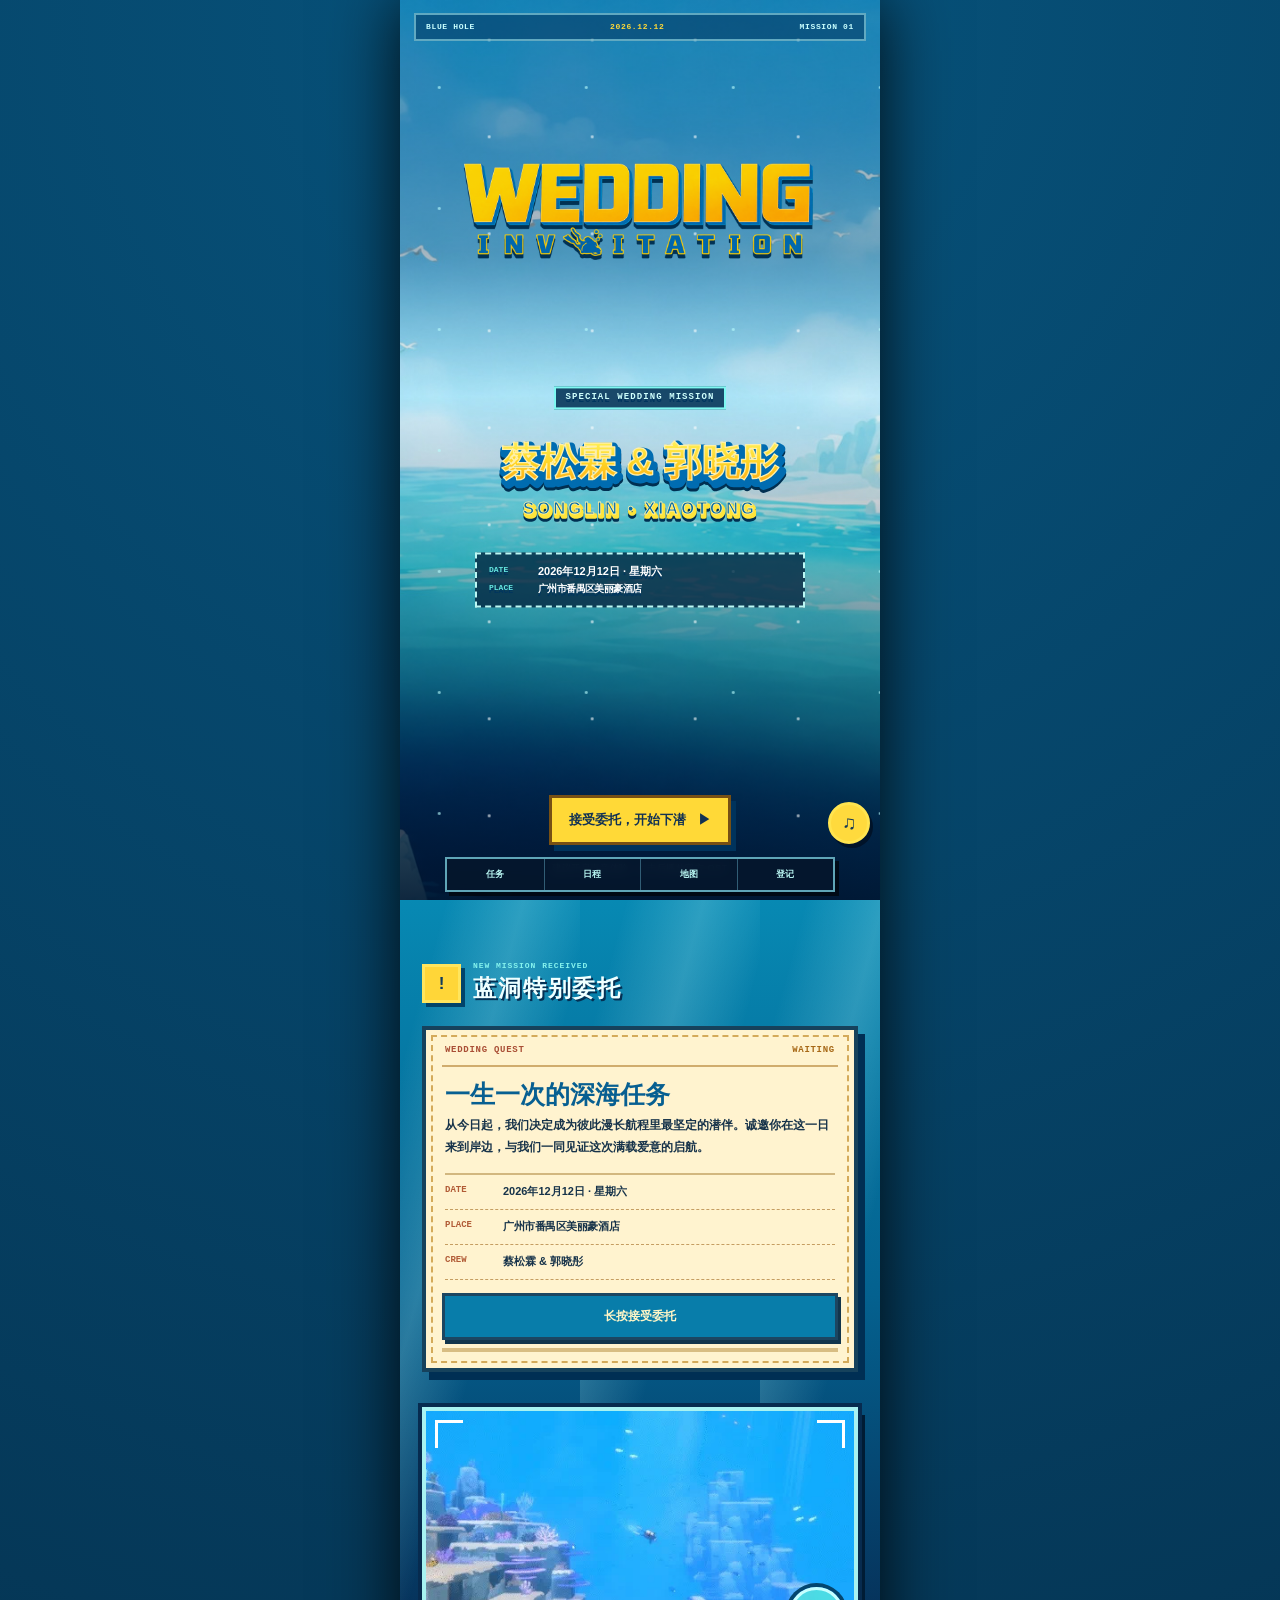
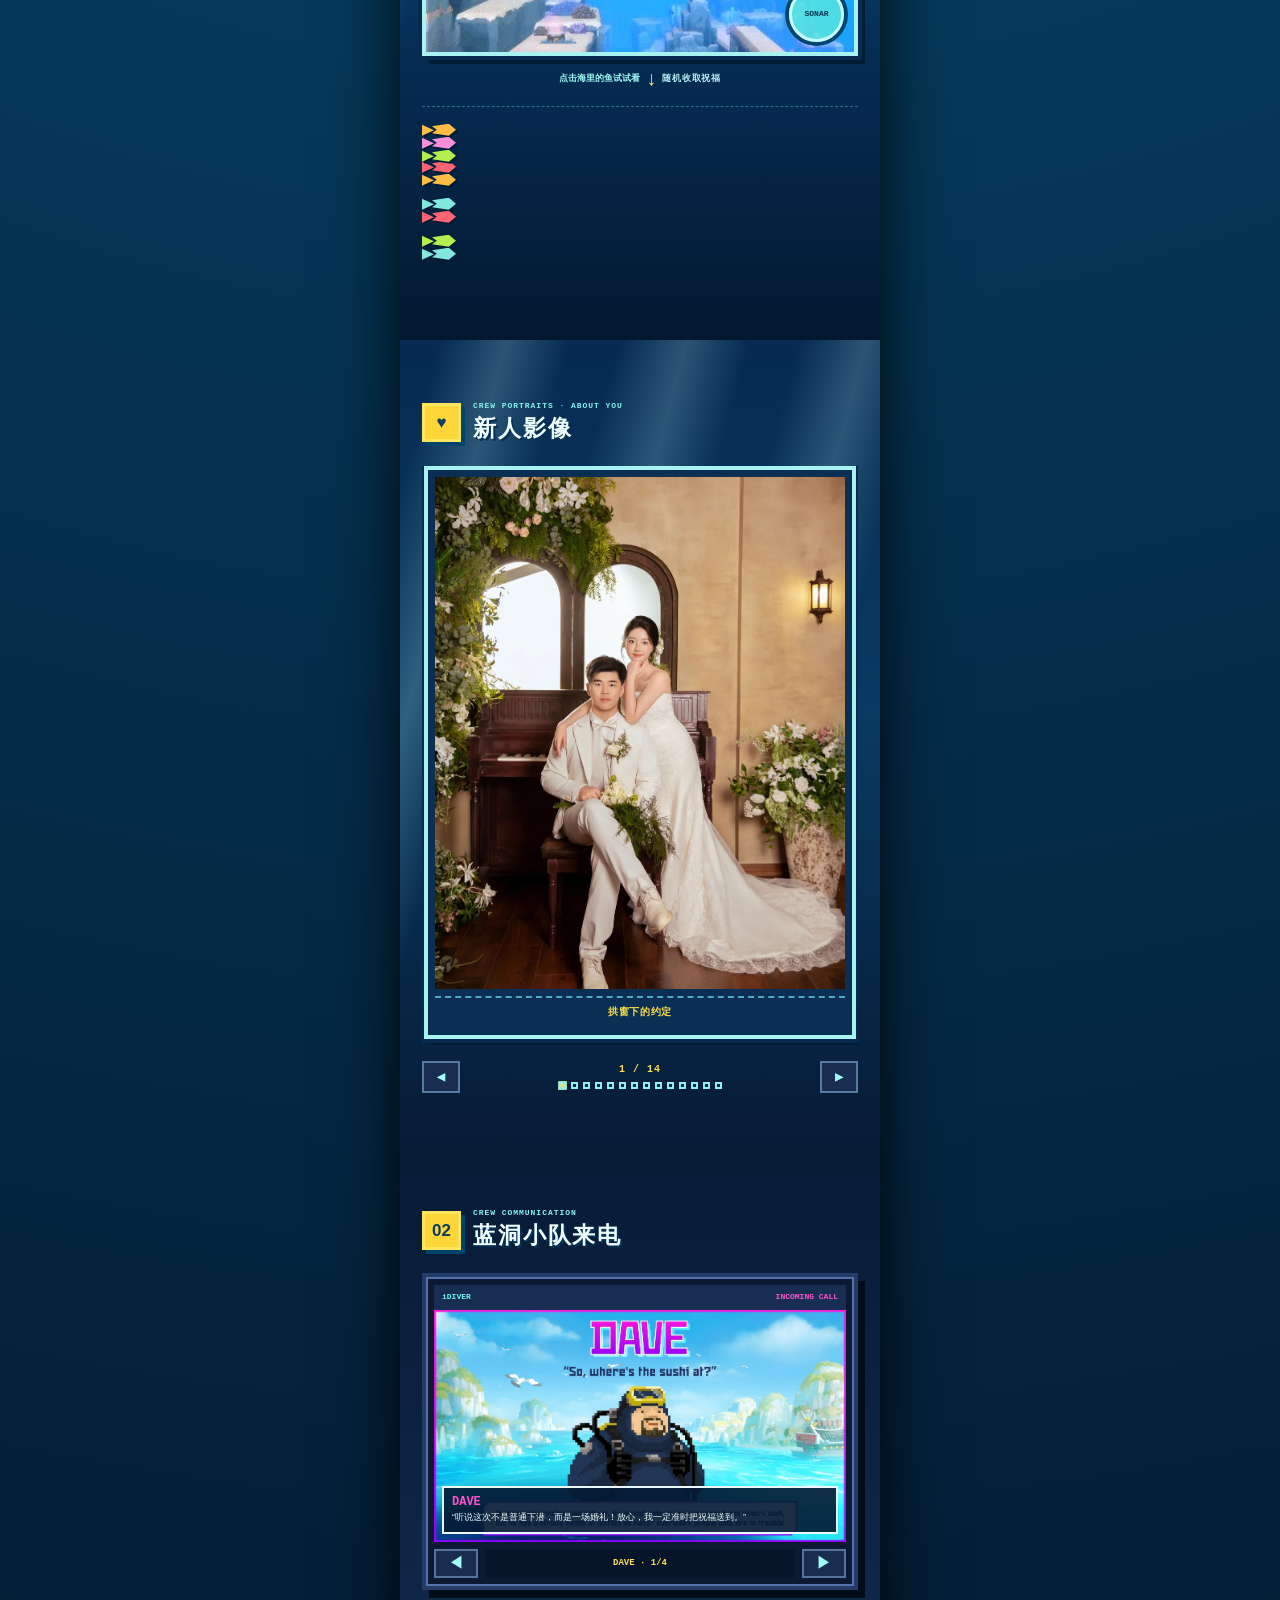
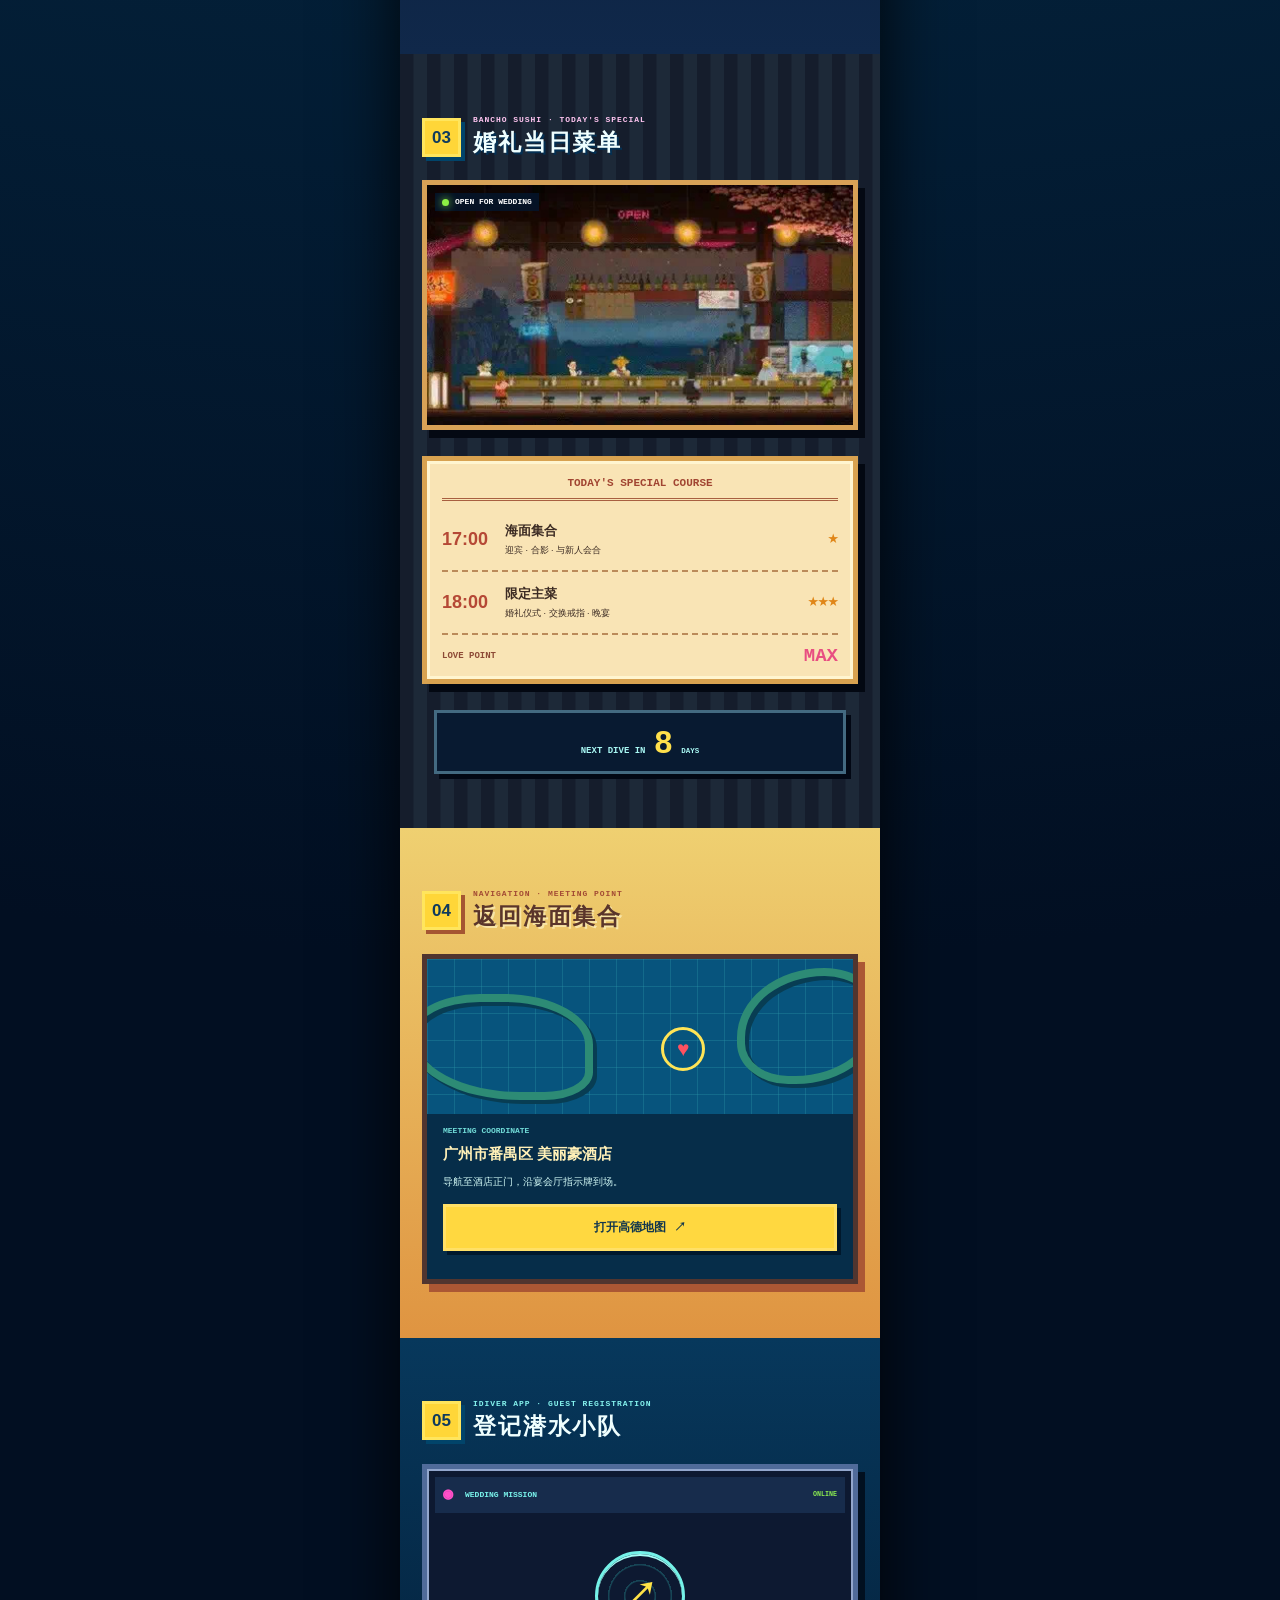
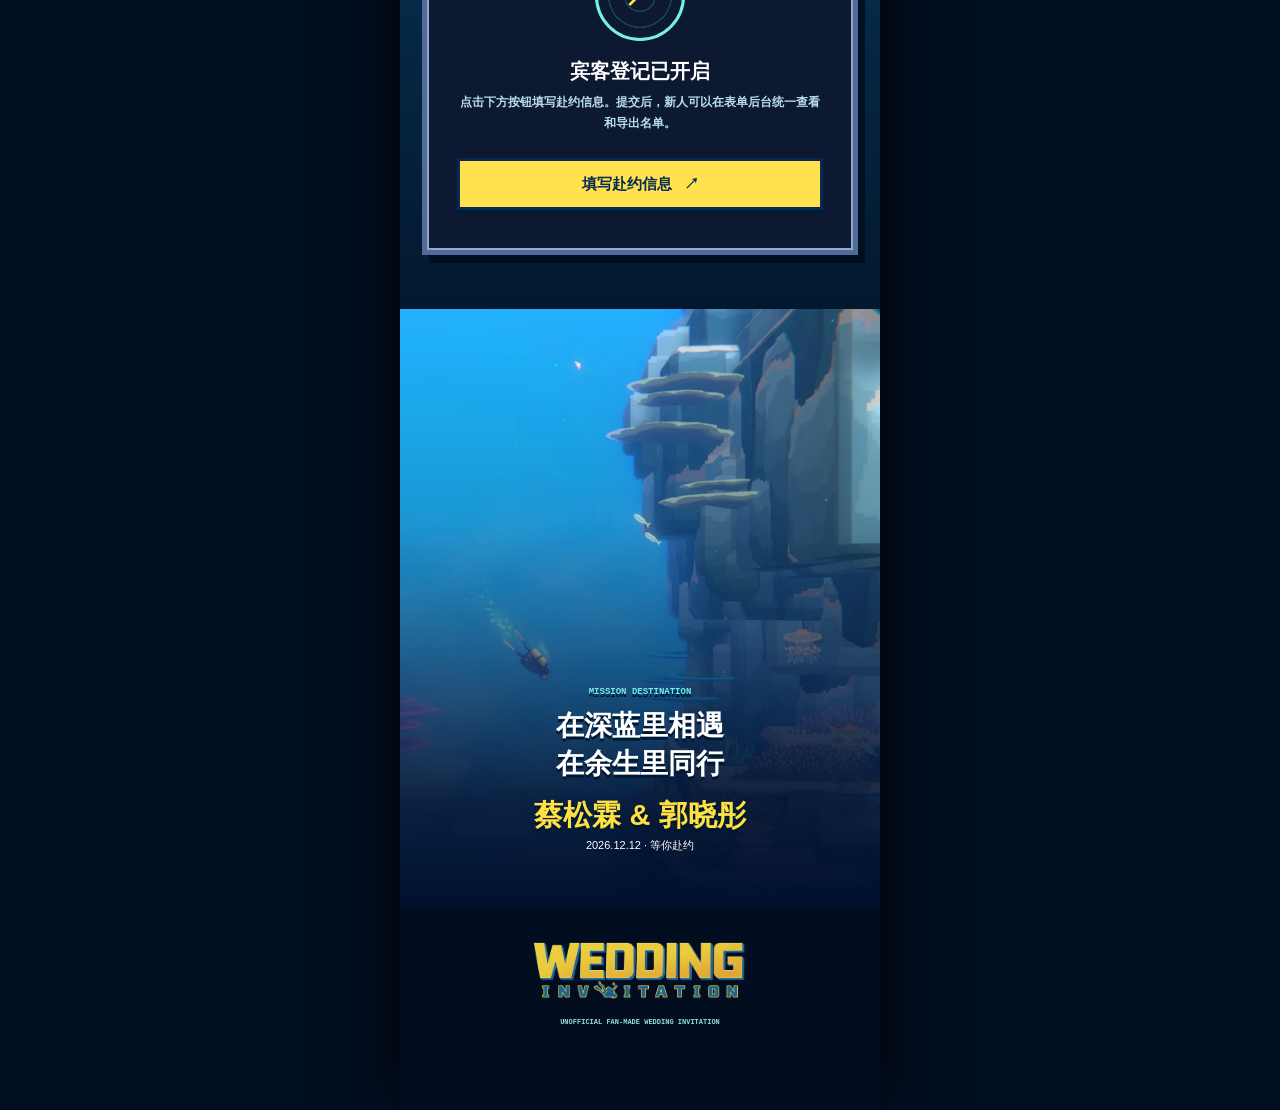
<file: index.html>
<!doctype html>
<html lang="zh-CN">
  <head>
    <meta charset="UTF-8" />
    <meta name="viewport" content="width=device-width, initial-scale=1.0, viewport-fit=cover" />
    <meta name="theme-color" content="#041a33" />
    <meta name="description" content="蓝洞特别委托：一份潜水冒险主题的互动婚礼邀请函。" />
    <meta property="og:type" content="website" />
    <meta property="og:title" content="BLUE HOLE WEDDING｜互动婚礼请柬" />
    <meta property="og:description" content="潜入蓝洞，接受一场关于爱与相聚的特别委托。" />
    <meta property="og:url" content="https://moyaakov.github.io/dave-diver-wedding-invitation/" />
    <meta property="og:image" content="https://moyaakov.github.io/dave-diver-wedding-invitation/assets/wedding-invitation-logo.png" />
    <meta property="og:image:alt" content="WEDDING INVITATION" />
    <meta name="twitter:card" content="summary_large_image" />
    <meta name="twitter:title" content="BLUE HOLE WEDDING｜互动婚礼请柬" />
    <meta name="twitter:description" content="潜入蓝洞，接受一场关于爱与相聚的特别委托。" />
    <meta name="twitter:image" content="https://moyaakov.github.io/dave-diver-wedding-invitation/assets/wedding-invitation-logo.png" />
    <title>BLUE HOLE WEDDING｜互动婚礼请柬</title>
    <link rel="canonical" href="https://moyaakov.github.io/dave-diver-wedding-invitation/" />
    <link rel="icon" type="image/png" href="./assets/wedding-invitation-logo.png" />
    <link rel="preload" as="image" href="./assets/dave-key-art-clean.jpg" fetchpriority="high" />
    <link rel="preload" as="image" href="./assets/wedding-invitation-logo.png" />
    <link rel="stylesheet" href="./style.css" />
    <script type="module" src="./app.js"></script>
  </head>
  <body>
    <main class="phone-shell">
      <section class="hero" id="top">
        <img class="hero-art" src="./assets/dave-key-art-clean.jpg" alt="蓝洞海面场景" fetchpriority="high" decoding="async" />
        <div class="hero-shade"></div><div class="surface-glitter" aria-hidden="true"></div>
        <div class="hero-hud"><span>BLUE HOLE</span><b>2026.12.12</b><span>MISSION 01</span></div>
        <div class="hero-brand"><img src="./assets/wedding-invitation-logo.png" alt="WEDDING INVITATION" width="1086" height="362" decoding="async" /></div>
        <div class="hero-copy">
          <p class="mission-code">SPECIAL WEDDING MISSION</p>
          <img class="hero-names" src="./assets/demo-wedding-names.svg" alt="蔡松霖与郭晓彤，Songlin 与 Xiaotong" />
          <div class="mission-ticket"><span>DATE</span><b>2026年12月12日 · 星期六</b><span>PLACE</span><b class="hero-venue">广州市番禺区美丽豪酒店</b></div>
        </div>
        <button class="dive-button" id="start-mission" type="button"><span>接受委托，开始下潜</span><b>▶</b></button>
        <p class="start-note">建议开启声音体验 · 点击后播放官方 OST</p>
      </section>

      <div class="game-hud" aria-hidden="true">
        <div class="depth"><small>DEPTH</small><b id="depth-value">0</b><span>M</span></div>
        <div class="oxygen"><span>O₂</span><i><b id="oxygen-fill"></b></i></div>
        <div class="caught"><span>🐟</span><b id="fish-count">0</b><small>/ 5</small></div>
      </div>

      <section class="underwater story-section" id="briefing">
        <div class="water-rays" aria-hidden="true"></div><div class="bubble-field" aria-hidden="true"></div>
        <header class="section-title reveal"><span>!</span><div><p>NEW MISSION RECEIVED</p><h2>蓝洞特别委托</h2></div></header>
        <article class="mission-card reveal">
          <div class="card-top"><span>WEDDING QUEST</span><b id="quest-status">WAITING</b></div>
          <h3>一生一次的深海任务</h3>
          <p>从今日起，我们决定成为彼此漫长航程里最坚定的潜伴。诚邀你在这一日来到岸边，与我们一同见证这次满载爱意的启航。</p>
          <dl><div><dt>DATE</dt><dd>2026年12月12日 · 星期六</dd></div><div><dt>PLACE</dt><dd class="venue-one-line">广州市番禺区美丽豪酒店</dd></div><div><dt>CREW</dt><dd>蔡松霖 & 郭晓彤</dd></div></dl>
          <button class="accept-button" id="accept-quest" type="button">长按接受委托</button><div class="hold-progress" aria-hidden="true"><i></i></div>
        </article>
        <div class="mission-complete" id="mission-complete" role="status" aria-live="polite"><b>MISSION ACCEPTED</b><span>赴约任务已加入清单</span></div>
        <div class="exploration-frame reveal">
          <img src="./assets/sea-exploration.jpg" decoding="async" alt="潜水员戴夫海底探索动画" /><div class="camera-corners" aria-hidden="true"></div>
          <button class="sonar-button" id="sonar-button" type="button" aria-label="释放声呐">SONAR</button><div class="sonar-field" aria-hidden="true"></div>
        </div>
        <p class="scene-caption reveal fish-caption">点击海里的鱼试试看 <b class="fish-arrow" aria-hidden="true">↓</b><small>随机收取祝福</small></p><div class="fish-field" id="fish-field" aria-label="可以捕捉的像素鱼"></div>
      </section>

      <section class="album-section story-section" id="album">
        <div class="water-rays" aria-hidden="true"></div>
        <header class="section-title reveal"><span>♥</span><div><p>CREW PORTRAITS · ABOUT YOU</p><h2>新人影像</h2></div></header>
        <div class="album-frame reveal">
          <div class="album-track" id="album-track" role="region" aria-label="新人照片，可左右滑动" tabindex="0">
            <figure class="album-slide" style="--photo-position:center 25%"><img src="./assets/couple-arch-lean.jpg" alt="蔡松霖与郭晓彤在双拱窗前相依的婚纱照" decoding="async" /><figcaption>拱窗下的约定</figcaption></figure>
            <figure class="album-slide" style="--photo-position:center 25%"><img src="./assets/couple-bouquet.jpg" alt="蔡松霖与郭晓彤手持捧花的室内合影" decoding="async" /><figcaption>花与绿意 · 与你同行</figcaption></figure>
            <figure class="album-slide" style="--photo-position:center 35%"><img src="./assets/couple-chapel.jpg" alt="蔡松霖与郭晓彤在白色教堂布景前的婚纱照" decoding="async" /><figcaption>白色教堂 · 一生一次</figcaption></figure>
            <figure class="album-slide" style="--photo-position:center 25%"><img src="./assets/couple-standing.jpg" alt="蔡松霖与郭晓彤并肩而立的婚纱照" decoding="async" /><figcaption>并肩 · 等你赴约</figcaption></figure>
            <figure class="album-slide" style="--photo-position:center 42%"><img src="./assets/couple-clocktower-far.jpg" alt="蔡松霖与郭晓彤牵手走过钟楼前的远景婚纱照" decoding="async" /><figcaption>钟楼前 · 牵手走过</figcaption></figure>
            <figure class="album-slide" style="--photo-position:center 35%"><img src="./assets/couple-clocktower.jpg" alt="蔡松霖与郭晓彤在钟楼建筑前的婚纱照" decoding="async" /><figcaption>钟楼前 · 定格此刻</figcaption></figure>
            <figure class="album-slide" style="--photo-position:center 25%"><img src="./assets/couple-arch-seated.jpg" alt="蔡松霖与郭晓彤坐在双拱窗长椅上的婚纱照" decoding="async" /><figcaption>长椅上的午后</figcaption></figure>
            <figure class="album-slide" style="--photo-position:center 25%"><img src="./assets/couple-play.jpg" alt="蔡松霖与郭晓彤互相指着的俏皮婚纱照" decoding="async" /><figcaption>一点俏皮 · 十分欢喜</figcaption></figure>
            <figure class="album-slide" style="--photo-position:center 38%"><img src="./assets/couple-cake-wide.jpg" alt="蔡松霖与郭晓彤在草坪上一起切蛋糕" decoding="async" /><figcaption>草坪上 · 甜度满格</figcaption></figure>
            <figure class="album-slide" style="--photo-position:center 35%"><img src="./assets/couple-cake-close.jpg" alt="蔡松霖与郭晓彤在草坪上切蛋糕的近景" decoding="async" /><figcaption>把这一刻分给你</figcaption></figure>
            <figure class="album-slide" style="--photo-position:center 40%"><img src="./assets/couple-curtain.jpg" alt="郭晓彤拖着长纱裙摆与蔡松霖的背影合影" decoding="async" /><figcaption>白纱漫过台阶</figcaption></figure>
            <figure class="album-slide" style="--photo-position:center 30%"><img src="./assets/bride-lawn.jpg" alt="郭晓彤在草坪上扬起头纱的婚纱照" decoding="async" /><figcaption>草坪上 · 风也祝福</figcaption></figure>
            <figure class="album-slide" style="--photo-position:center 32%"><img src="./assets/bride-fridge-back.jpg" alt="郭晓彤背对镜头望向满是鲜花的冰箱" decoding="async" /><figcaption>把欢喜藏进日常</figcaption></figure>
            <figure class="album-slide" style="--photo-position:center 30%"><img src="./assets/bride-fridge.jpg" alt="郭晓彤手持鲜花站在布满花的冰箱前" decoding="async" /><figcaption>花与灯光 · 都是心意</figcaption></figure>
          </div>
        </div>
        <div class="album-controls reveal">
          <button class="album-arrow album-prev" type="button" data-album="prev" aria-label="上一张照片">◀</button>
          <div><output id="album-index" aria-live="polite">1 / 14</output><div class="album-dots" id="album-dots" aria-hidden="true"></div></div>
          <button class="album-arrow album-next" type="button" data-album="next" aria-label="下一张照片">▶</button>
        </div>
      </section>

      <section class="crew-section story-section" id="crew">
        <header class="section-title reveal"><span>02</span><div><p>CREW COMMUNICATION</p><h2>蓝洞小队来电</h2></div></header>
        <div class="crew-phone reveal">
          <div class="phone-top"><span>iDIVER</span><b>INCOMING CALL</b></div>
          <div class="crew-slides" id="crew-slides">
            <article class="crew-slide is-active" data-name="DAVE"><img src="./assets/dave-character.jpg" decoding="async" alt="潜水员戴夫角色介绍" /><p><b>DAVE</b>“听说这次不是普通下潜，而是一场婚礼！放心，我一定准时把祝福送到。”</p></article>
            <article class="crew-slide" data-name="BANCHO"><img src="./assets/bancho.jpg" decoding="async" alt="班乔角色介绍" /><p><b>BANCHO</b>“真正重要的日子，值得一席认真准备的料理。今日菜单：幸福，无限供应。”</p></article>
            <article class="crew-slide" data-name="COBRA"><img src="./assets/cobra.jpg" decoding="async" alt="柯布拉角色介绍" /><p><b>COBRA</b>“船已备好，坐标已确认。12月12日，我们在番禺美丽豪酒店集合！”</p></article>
            <article class="crew-slide" data-name="BACON"><img src="./assets/bacon.jpg" decoding="async" alt="培根博士角色介绍" /><p><b>DR. BACON</b>“根据我的研究，这将是蓝洞幸福指数最高的一天。请务必亲自参与观察。”</p></article>
          </div>
          <div class="crew-controls"><button type="button" data-crew="prev" aria-label="上一位小队成员">◀</button><output id="crew-name">DAVE · 1/4</output><button type="button" data-crew="next" aria-label="下一位小队成员">▶</button></div>
        </div>
      </section>

      <section class="schedule-section story-section" id="schedule">
        <header class="section-title light reveal"><span>03</span><div><p>BANCHO SUSHI · TODAY'S SPECIAL</p><h2>婚礼当日菜单</h2></div></header>
        <div class="restaurant-screen reveal"><img src="./assets/sushi-service.jpg" decoding="async" alt="班乔寿司店营业动画" /><div class="restaurant-status"><i></i><span>OPEN FOR WEDDING</span></div></div>
        <div class="menu-board reveal">
          <p class="board-title">TODAY'S SPECIAL COURSE</p>
          <article><time>17:00</time><div><b>海面集合</b><span>迎宾 · 合影 · 与新人会合</span></div><strong>★</strong></article>
          <article><time>18:00</time><div><b>限定主菜</b><span>婚礼仪式 · 交换戒指 · 晚宴</span></div><strong>★★★</strong></article>
          <div class="menu-total"><span>LOVE POINT</span><b>MAX</b></div>
        </div>
        <div class="countdown-card reveal"><span>NEXT DIVE IN</span><b id="days-count">--</b><small>DAYS</small></div>
      </section>

      <section class="arrival story-section" id="arrival">
        <header class="section-title reveal"><span>04</span><div><p>NAVIGATION · MEETING POINT</p><h2>返回海面集合</h2></div></header>
        <article class="map-console reveal">
          <div class="map-grid" aria-hidden="true"></div><div class="map-pulse" aria-hidden="true"><i></i><b>♥</b></div>
          <p class="coordinate">MEETING COORDINATE</p><h3>广州市番禺区 美丽豪酒店</h3><p>导航至酒店正门，沿宴会厅指示牌到场。</p>
          <a href="https://uri.amap.com/search?keyword=%E7%BE%8E%E4%B8%BD%E8%B1%AA%E9%85%92%E5%BA%97%20%E7%95%AA%E7%A6%BA%E5%8C%BA%20%E5%B9%BF%E5%B7%9E" target="_blank" rel="noopener noreferrer">打开高德地图 <span>↗</span></a>
        </article>
      </section>

      <section class="rsvp-section story-section" id="rsvp">
        <header class="section-title reveal"><span>05</span><div><p>IDIVER APP · GUEST REGISTRATION</p><h2>登记潜水小队</h2></div></header>
        <div class="rsvp-phone reveal">
          <div class="app-bar"><span>◉</span><b>WEDDING MISSION</b><small>ONLINE</small></div>
          <form id="rsvp-form" novalidate>
            <p class="demo-notice">DEMO MODE · 登记内容只保存在当前浏览器，不会上传到服务器</p>
            <label><span>宾客姓名 <b>*</b></span><input name="guestName" maxlength="30" autocomplete="name" required placeholder="请输入姓名" /></label>
            <label><span>出席人数 <b>*</b></span><select name="partySize"><option value="1">1 人</option><option value="2">2 人</option><option value="3">3 人</option><option value="4">4 人</option><option value="5">5 人</option><option value="6">6 人</option></select></label>
            <fieldset id="accommodation-field"><legend>是否需要住宿 <b>*</b></legend><div class="choice-row"><label><input type="radio" name="needsAccommodation" value="no" checked /><span>不需要</span></label><label><input type="radio" name="needsAccommodation" value="yes" /><span>需要住宿</span></label></div></fieldset>
            <div class="date-fields" id="accommodation-dates" hidden><label><span>入住时间</span><input type="datetime-local" name="checkInAt" value="2030-09-30T14:00" /></label><label><span>退房时间</span><input type="datetime-local" name="checkOutAt" value="2030-10-01T12:00" /></label></div>
            <label><span>联系电话</span><input name="phone" maxlength="20" inputmode="tel" autocomplete="tel" placeholder="方便新人联系（选填）" /></label>
            <label><span>发送给新人的声呐留言</span><textarea name="message" maxlength="200" rows="4" placeholder="写一句祝福吧（选填）"></textarea><small><output id="message-count">0</output>/200</small></label>
            <p class="form-error" id="rsvp-error" role="alert" hidden></p><button class="submit-button" type="submit"><span>保存赴约信息</span><b>▶</b></button>
          </form>
          <div class="rsvp-success" id="rsvp-success" tabindex="-1" hidden><div class="success-radar"><i></i><b>✓</b></div><h3 id="rsvp-success-title">登记成功</h3><p id="rsvp-success-summary"></p><button id="rsvp-edit" type="button">修改登记信息</button></div>
          <div class="rsvp-external" id="rsvp-external" hidden><div class="success-radar"><i></i><b>↗</b></div><h3>宾客登记已开启</h3><p>点击下方按钮填写赴约信息。提交后，新人可以在表单后台统一查看和导出名单。</p><a id="rsvp-external-link" href="#" target="_blank" rel="noopener noreferrer">填写赴约信息 <span>↗</span></a></div>
        </div>
      </section>

      <section class="ending story-section"><img src="./assets/dave-dive-portrait.jpg" decoding="async" alt="蓝洞海底场景" /><div class="ending-copy reveal"><p>MISSION DESTINATION</p><h2>在深蓝里相遇<br />在余生里同行</h2><b>蔡松霖 & 郭晓彤</b><span>2026.12.12 · 等你赴约</span></div></section>
      <footer><img src="./assets/wedding-invitation-logo.png" alt="WEDDING INVITATION" width="1086" height="362" decoding="async" /><p>UNOFFICIAL FAN-MADE WEDDING INVITATION</p></footer>
    </main>

    <nav class="quick-nav" aria-label="快捷导航"><a href="#briefing">任务</a><a href="#schedule">日程</a><a href="#arrival">地图</a><a href="#rsvp">登记</a></nav>
    <div class="music-dock">
      <audio id="official-bgm" preload="none" loop playsinline src="https://audio-ssl.itunes.apple.com/itunes-assets/AudioPreview221/v4/81/7c/fc/817cfcb4-e07a-c9ee-21cc-2fe61ff00906/mzaf_12705664676681936623.plus.aac.p.m4a"></audio>
      <p id="music-hint">点击播放/关闭官方音乐</p><button id="music-toggle" type="button" aria-pressed="false" aria-label="播放官方背景音乐"><span>♫</span></button>
    </div>
  </body>
</html>
</file>
<file: style.css>
:root{--deep:#03162c;--navy:#062a4b;--sea:#027ba9;--cyan:#39e6e1;--yellow:#ffd937;--paper:#fff3cf;--pixel-shadow:4px 4px 0 #031a35}*{box-sizing:border-box}html{scroll-behavior:smooth;background:var(--deep)}body{margin:0;background:radial-gradient(circle at 50% 0,#07547d,#020f22 70%);color:#fff;font-family:"Arial Narrow","Microsoft YaHei",sans-serif;-webkit-font-smoothing:none}button,input,select,textarea{font:inherit}button,a{-webkit-tap-highlight-color:transparent}img{display:block;max-width:100%}.phone-shell{width:min(100%,480px);margin:auto;overflow:hidden;background:#063d66;box-shadow:0 0 65px #000d}.hero{position:relative;min-height:100svh;overflow:hidden;background:#087eba}.hero-art{position:absolute;inset:0;width:100%;height:100%;object-fit:cover}.hero-shade{position:absolute;inset:0;background:linear-gradient(#002c4d57 0 28%,#002d4d05 44%,#00152eea 100%)}.surface-glitter{position:absolute;inset:0;opacity:.6;background-image:radial-gradient(circle,#fff 0 1px,transparent 2px),radial-gradient(circle,#baffff 0 1px,transparent 2px);background-position:10% 11%,78% 19%;background-size:103px 97px,147px 121px;animation:glitter 2.4s steps(2) infinite}.hero-hud{position:absolute;z-index:2;top:max(13px,env(safe-area-inset-top));left:14px;right:14px;display:flex;justify-content:space-between;align-items:center;padding:8px 10px;border:2px solid #b6fbff80;color:#c9ffff;background:#023a6399;font:800 8px/1 monospace;letter-spacing:.08em}.hero-hud b{color:var(--yellow)}.hero-copy{position:absolute;z-index:2;top:49%;left:18px;right:18px;transform:translateY(-25%);text-align:center;text-shadow:0 3px #00365f}.official-logo{width:min(52vw,245px);margin:0 auto 9px;filter:drop-shadow(0 5px 0 #003052)}.mission-code{display:inline-block;margin:0;padding:5px 9px;border:2px solid #7ef8f1;color:#cffffc;background:#002f53db;font:900 9px/1 monospace;letter-spacing:.12em}.hero h1{margin:15px 0 7px;color:var(--yellow);font:900 clamp(36px,11.2vw,54px)/.9 Impact,"Arial Black",sans-serif;letter-spacing:.035em;-webkit-text-stroke:2px #8a5011;text-shadow:0 4px #ff992c,0 8px #052b52}.hero h1 span{color:#fff6b4;font-size:.62em;vertical-align:middle}.hero-cn{margin:0;color:#fff;font-size:15px;font-weight:900;letter-spacing:.16em}.mission-ticket{display:grid;grid-template-columns:42px 1fr;gap:4px 7px;width:min(92%,330px);margin:17px auto 0;padding:10px 12px;border:2px dashed #bbf8f4;background:#001d38bd;text-align:left}.mission-ticket span{color:#65e6e0;font:900 8px/1.5 monospace}.mission-ticket b{font-size:11px;line-height:1.3}.dive-button{position:absolute;z-index:4;bottom:max(55px,calc(env(safe-area-inset-bottom) + 48px));left:50%;display:flex;gap:12px;align-items:center;transform:translateX(-50%);width:max-content;padding:13px 17px;border:3px solid #775014;color:#123253;background:var(--yellow);box-shadow:5px 6px #00335c;font-size:13px;font-weight:900;cursor:pointer;animation:buttonPulse 1.5s steps(2) infinite}.start-note{position:absolute;z-index:3;bottom:max(25px,calc(env(safe-area-inset-bottom) + 17px));left:0;right:0;margin:0;color:#c7fbff;text-align:center;font-size:9px;letter-spacing:.06em}.game-hud{position:fixed;z-index:18;top:max(8px,env(safe-area-inset-top));left:50%;display:flex;align-items:center;justify-content:space-between;width:min(calc(100% - 16px),464px);padding:7px 10px;border:2px solid #8df2ef70;background:#001b36d9;backdrop-filter:blur(5px);transform:translateX(-50%) translateY(-140%);transition:transform .4s;pointer-events:none}.game-hud.is-visible{transform:translateX(-50%) translateY(0)}.depth,.caught{display:flex;align-items:baseline;color:#9af5f2;font:800 8px/1 monospace}.depth b{margin-left:5px;color:#fff;font-size:17px}.depth span,.caught small{margin-left:2px}.oxygen{display:flex;gap:6px;align-items:center;color:#f3f5dd;font:900 10px/1 monospace}.oxygen i{width:106px;height:10px;border:2px solid #fff;background:#3c4565}.oxygen b{display:block;width:100%;height:100%;background:linear-gradient(90deg,#8deb3a,#f9e931);transform-origin:left}.caught b{margin-left:5px;color:#fff;font-size:15px}.story-section{position:relative;padding:62px 22px 54px;overflow:hidden}.underwater{min-height:980px;background:linear-gradient(#0789b3 0,#04618f 38%,#062d55 72%,#03182f)}.water-rays{position:absolute;inset:0;background:linear-gradient(105deg,transparent 10%,#c6ffff32 27%,transparent 43%) 0 0/180px 100% repeat-x;animation:rays 9s linear infinite;pointer-events:none}.bubble-field i{position:absolute;bottom:-30px;width:8px;height:8px;border:2px solid #bffcff;border-radius:50%;opacity:.6;animation:rise var(--duration,7s) linear var(--delay,0s) infinite}.section-title{position:relative;z-index:2;display:flex;gap:12px;align-items:center;margin-bottom:22px}.section-title>span{display:grid;place-items:center;width:39px;height:39px;border:3px solid #ffe55d;color:#103b5d;background:#ffd638;box-shadow:4px 4px #01446a;font:900 17px/1 Impact,sans-serif}.section-title p{margin:0 0 3px;color:#85f3ee;font:900 8px/1 monospace;letter-spacing:.12em}.section-title h2{margin:0;color:#efffff;font-size:23px;letter-spacing:.08em;text-shadow:2px 2px #043053}.mission-card{position:relative;z-index:2;padding:16px;border:4px solid #16425c;color:#17334a;background:var(--paper);box-shadow:7px 8px #002f54}.mission-card::after{content:"";position:absolute;inset:5px;border:2px dashed #d4aa5a;pointer-events:none}.card-top{position:relative;z-index:1;display:flex;justify-content:space-between;padding:0 3px 10px;border-bottom:2px solid #d0ac6d;color:#a94e35;font:900 9px/1 monospace;letter-spacing:.08em}.card-top b{color:#a76816}.mission-card h3{position:relative;z-index:1;margin:15px 3px 8px;color:#075f91;font:900 25px/1 Impact,"Arial Black",sans-serif}.mission-card>p{position:relative;z-index:1;margin:0 3px 15px;font-size:12px;line-height:1.8;font-weight:700}.mission-card dl{position:relative;z-index:1;margin:0 3px;border-top:2px solid #d2b77f}.mission-card dl div{display:grid;grid-template-columns:52px 1fr;gap:6px;padding:9px 0;border-bottom:1px dashed #c59d61}.mission-card dt{color:#b15b36;font:900 9px/1.5 monospace}.mission-card dd{margin:0;font-size:11px;line-height:1.45;font-weight:900}.venue-one-line{white-space:nowrap;font-size:clamp(8.5px,2.45vw,11px)!important;letter-spacing:-.04em}.accept-button{position:relative;z-index:2;width:100%;margin-top:13px;padding:12px;border:3px solid #1c4661;color:#fff6c7;background:#087daa;box-shadow:3px 4px #12354c;font-size:12px;font-weight:900;cursor:pointer}.hold-progress{position:relative;z-index:2;height:4px;margin-top:8px;background:#d8bd83}.hold-progress i{display:block;width:0;height:100%;background:#23ad73}.mission-card.is-holding .hold-progress i{width:100%;transition:width 1s linear}.mission-card.is-accepted .accept-button{color:#144330;background:#87de4d}.mission-complete{position:fixed;z-index:40;top:42%;left:50%;display:flex;flex-direction:column;align-items:center;width:min(88%,350px);padding:18px 14px;border:4px solid #fff3a7;color:#fff;background:#092e51e8;box-shadow:0 0 0 5px #ffcc36,8px 9px #001229;opacity:0;transform:translate(-50%,-50%) scale(.7);pointer-events:none}.mission-complete.show{animation:missionPop 2.2s ease both}.mission-complete b{color:#ffe147;font:900 27px/1 Impact,sans-serif}.mission-complete span{margin-top:7px;font-size:11px}.exploration-frame{position:relative;z-index:2;margin-top:35px;border:4px solid #a8f2f1;outline:4px solid #072b4f;box-shadow:7px 8px #001c35;overflow:hidden}.exploration-frame>img{width:100%;aspect-ratio:16/9;object-fit:cover}.camera-corners::before,.camera-corners::after{content:"";position:absolute;width:25px;height:25px;border-color:#fff;border-style:solid;top:9px}.camera-corners::before{left:9px;border-width:3px 0 0 3px}.camera-corners::after{right:9px;border-width:3px 3px 0 0}.sonar-button{position:absolute;right:10px;bottom:10px;width:55px;height:55px;border:3px solid #c6ffff;color:#083451;background:#58e9dfcc;border-radius:50%;box-shadow:0 0 0 4px #04466f;font:900 8px/1 monospace;cursor:pointer}.sonar-field{position:absolute;inset:0;pointer-events:none}.sonar-field i{position:absolute;left:50%;top:50%;width:30px;height:30px;border:3px solid #bcffff;border-radius:50%;transform:translate(-50%,-50%);animation:sonar 1s ease-out both}.scene-caption{position:relative;z-index:2;margin:14px 0 0;color:#9cf8f4;text-align:center;font:800 9px/1.4 monospace}.fish-field{position:relative;z-index:2;height:180px;margin-top:16px;border-top:1px dashed #53cfd270}.pixel-fish{position:absolute;display:block;width:42px;height:22px;border:0;background:transparent;filter:drop-shadow(2px 2px #001b33);cursor:pointer;animation:swim var(--swim,8s) linear infinite}.pixel-fish::before{content:"";position:absolute;left:10px;top:5px;width:24px;height:12px;background:var(--fish,#ffbd45);clip-path:polygon(0 20%,70% 0,100% 50%,70% 100%,0 80%,20% 50%)}.pixel-fish::after{content:"";position:absolute;left:0;top:6px;width:12px;height:11px;background:var(--fish,#ffbd45);clip-path:polygon(100% 50%,0 0,0 100%)}.pixel-fish.caught{animation:caught .55s ease-in forwards;pointer-events:none}.fish-unlock{position:absolute;inset:auto 0 8px;text-align:center;color:#ffe55b;font-weight:900;font-size:12px}.crew-section{background:linear-gradient(#071b35,#10284a);padding-bottom:64px}.crew-phone{position:relative;z-index:2;padding:8px;border:4px solid #243b68;background:#0d1832;box-shadow:7px 8px #020b18,inset 0 0 0 2px #5672aa}.phone-top{display:flex;justify-content:space-between;padding:8px 8px 9px;color:#6ff5ee;background:#172d51;font:900 8px/1 monospace}.phone-top b{color:#ff50d0;animation:blink 1s steps(2) infinite}.crew-slides{position:relative;aspect-ratio:1.777;background:#02162a;overflow:hidden}.crew-slide{position:absolute;inset:0;opacity:0;transform:translateX(10%);transition:opacity .25s,transform .25s;pointer-events:none}.crew-slide.is-active{opacity:1;transform:none;pointer-events:auto}.crew-slide img{width:100%;height:100%;object-fit:cover}.crew-slide p{position:absolute;left:8px;right:8px;bottom:8px;margin:0;padding:8px;border:2px solid #eaf8ff;color:#eefcff;background:#041b34e8;font-size:9px;line-height:1.5}.crew-slide p b{display:block;margin-bottom:3px;color:#ff54cf;font:900 12px/1 monospace}.crew-controls{display:grid;grid-template-columns:44px 1fr 44px;gap:7px;margin-top:7px}.crew-controls button{border:2px solid #55739d;color:#9ffbf4;background:#182d50}.crew-controls output{padding:10px;color:#ffe154;background:#07152b;text-align:center;font:900 9px/1 monospace}.schedule-section{background:repeating-linear-gradient(90deg,#151d2c 0 13px,#1d2938 14px 27px)}.section-title.light p{color:#ffc5f1}.restaurant-screen{position:relative;z-index:2;border:5px solid #d8a257;box-shadow:7px 8px #040913;overflow:hidden}.restaurant-screen img{width:100%;aspect-ratio:16/9;object-fit:cover}.restaurant-status{position:absolute;left:8px;top:8px;display:flex;gap:6px;align-items:center;padding:5px 7px;color:#fff;background:#03162dcc;font:900 8px/1 monospace}.restaurant-status i{width:7px;height:7px;background:#8cf044;border-radius:50%;box-shadow:0 0 8px #8cf044}.menu-board{position:relative;z-index:2;margin-top:26px;padding:17px 15px 13px;border:5px solid #d8a250;color:#3c2b23;background:#f9e4b5;box-shadow:7px 8px #030812,inset 0 0 0 3px #fff5d0}.board-title{margin:0 0 8px;padding-bottom:9px;border-bottom:3px double #a85f40;color:#a14532;text-align:center;font:900 11px/1 monospace}.menu-board article{display:grid;grid-template-columns:54px 1fr auto;gap:9px;align-items:center;padding:13px 0;border-bottom:2px dashed #bb8a59}.menu-board time{color:#b54835;font:900 18px/1 Impact,sans-serif}.menu-board article b{display:block;font-size:13px}.menu-board article span{display:block;margin-top:4px;font-size:9px}.menu-board strong{color:#e08618;font-size:10px}.menu-total{display:flex;justify-content:space-between;align-items:center;padding-top:12px;color:#8d4a36;font:900 9px/1 monospace}.menu-total b{color:#e84e81;font-size:19px}.countdown-card{position:relative;z-index:2;display:flex;align-items:baseline;justify-content:center;gap:9px;margin:26px 12px 0;padding:13px;border:3px solid #436a81;color:#a9f8f4;background:#081a31;box-shadow:5px 5px #020814;font:900 9px/1 monospace}.countdown-card b{color:#ffe04b;font:900 32px/1 Impact,sans-serif}.arrival{background:linear-gradient(#efd071,#df9441);color:#5a352b}.arrival .section-title p{color:#a24a34}.arrival .section-title h2{color:#5a352b;text-shadow:2px 2px #f7e4a6}.arrival .section-title>span{box-shadow:4px 4px #a55632}.map-console{position:relative;z-index:2;min-height:330px;padding:168px 16px 16px;border:5px solid #51352f;background:#062d49;box-shadow:7px 8px #ab5734;overflow:hidden}.map-grid{position:absolute;inset:0 0 auto;height:155px;background-color:#07547d;background-image:linear-gradient(#2a97a955 1px,transparent 1px),linear-gradient(90deg,#2a97a955 1px,transparent 1px);background-size:27px 27px}.map-grid::before,.map-grid::after{content:"";position:absolute;border:8px solid #2d8b75;filter:drop-shadow(4px 4px #083d53)}.map-grid::before{left:-20px;top:35px;width:170px;height:90px;border-radius:45% 55% 30% 70%}.map-grid::after{right:-30px;top:9px;width:130px;height:100px;border-radius:60% 40% 60% 35%}.map-pulse{position:absolute;z-index:2;left:55%;top:68px;width:44px;height:44px}.map-pulse i{position:absolute;inset:0;border:3px solid #ffe456;border-radius:50%;animation:mapPulse 1.7s ease-out infinite}.map-pulse b{position:absolute;inset:0;display:grid;place-items:center;color:#ff5160;font-size:21px}.coordinate{margin:0;color:#72ddd9;font:900 8px/1 monospace}.map-console h3{margin:8px 0 10px;color:#fff0b7;font-size:15px;line-height:1.5}.map-console>p:not(.coordinate){margin:0 0 15px;color:#d1f8f5;font-size:10px}.map-console a{display:flex;justify-content:center;align-items:center;gap:8px;padding:12px;border:3px solid #ffe066;color:#13374d;background:#ffd840;box-shadow:4px 4px #00182c;text-decoration:none;font-size:12px;font-weight:900}.rsvp-section{background:linear-gradient(#07385c,#03182f)}.rsvp-phone{position:relative;z-index:2;padding:8px;border:5px solid #506b9a;background:#0d1931;box-shadow:7px 8px #011020,inset 0 0 0 2px #93a7cd}.app-bar{display:grid;grid-template-columns:22px 1fr auto;align-items:center;padding:10px 8px;color:#7af4ec;background:#172c4c;font:900 8px/1 monospace}.app-bar span{color:#ff4fc8;font-size:16px}.app-bar small{color:#8beb50}.rsvp-phone form{padding:16px 13px 14px;color:#e8ffff;background:linear-gradient(#0d3153,#082542)}.rsvp-phone form>label,.date-fields label{display:block;margin-bottom:14px}.rsvp-phone label>span,.rsvp-phone legend{display:block;margin-bottom:6px;color:#8feeea;font:900 9px/1.3 monospace}.rsvp-phone label>span b,.rsvp-phone legend b{color:#ff5e77}.rsvp-phone input,.rsvp-phone select,.rsvp-phone textarea{width:100%;padding:11px;border:2px solid #557ba1;border-radius:0;outline:none;color:#efffff;background:#061a31;box-shadow:inset 3px 3px #020e1c;font-size:12px}.rsvp-phone input:focus,.rsvp-phone select:focus,.rsvp-phone textarea:focus{border-color:#7ff7ef}.rsvp-phone [aria-invalid="true"]{border-color:#ff5d65!important}.rsvp-phone textarea{resize:vertical}.rsvp-phone label>small{display:block;margin-top:4px;color:#739ab7;text-align:right;font:800 8px/1 monospace}.rsvp-phone fieldset{margin:0 0 14px;padding:0;border:0}.choice-row{display:grid;grid-template-columns:1fr 1fr;gap:8px}.choice-row label{margin:0}.choice-row input{position:absolute;opacity:0}.choice-row span{display:block!important;margin:0!important;padding:10px;border:2px solid #557ba1;color:#cceff3!important;background:#071b33;text-align:center}.choice-row input:checked+span{border-color:#ffe04c;color:#18384d!important;background:#ffe04c}.date-fields{display:grid;grid-template-columns:1fr 1fr;gap:9px}.date-fields label{min-width:0}.date-fields input{padding:9px 5px;font-size:9px}.form-error{margin:0 0 12px;padding:9px;border:2px solid #ff6a6e;color:#ffd4d4;background:#4c1727;font-size:10px}.submit-button{display:flex;justify-content:space-between;width:100%;padding:13px 15px;border:3px solid #79601b;color:#173751;background:#ffe046;box-shadow:4px 5px #020f20;font-size:12px;font-weight:900}.submit-button:disabled{opacity:.6}.rsvp-success{padding:31px 17px;color:#eaffff;background:#082746;text-align:center}.success-radar{position:relative;width:90px;height:90px;margin:0 auto 18px;border:3px solid #74f2e8;border-radius:50%;background:repeating-radial-gradient(circle,transparent 0 14px,#32bdb944 15px 16px)}.success-radar i{position:absolute;inset:0;border-top:2px solid #a6fff7;border-radius:50%;animation:spin 2s linear infinite}.success-radar b{position:absolute;inset:0;display:grid;place-items:center;color:#ffe347;font-size:34px}.rsvp-success h3{margin:0;color:#ffe04c;font-size:20px}.rsvp-success p{font-size:11px;line-height:1.7}.rsvp-success button{padding:10px 15px;border:2px solid #75e9e4;color:#dffffc;background:#0a4867}.ending{min-height:0;padding:0;background:#03182f;isolation:isolate}.ending>img{position:relative;z-index:0;display:block;width:100%;height:auto;aspect-ratio:4/5;object-fit:cover}.ending::after{content:"";position:absolute;inset:0;z-index:1;background:linear-gradient(#00122c00 0%,#00122c33 35%,#00102ee6 82%,#00102e 100%);pointer-events:none}.ending-copy{position:absolute;z-index:2;left:22px;right:22px;bottom:56px;text-align:center;text-shadow:0 3px #00182f}.ending-copy p{margin:0 0 10px;color:#74eee8;font:900 9px/1 monospace}.ending-copy h2{margin:0 0 18px;font-size:28px;line-height:1.35}.ending-copy b{display:block;color:#ffe043;font:900 29px/1 Impact,sans-serif}.ending-copy span{display:block;margin-top:8px;font-size:11px}footer{padding:25px 20px calc(82px + env(safe-area-inset-bottom));color:#91ddd9;background:#020e20;text-align:center}footer img{width:min(220px,70%);height:auto;margin:0 auto 10px;filter:grayscale(.3)}footer p{margin:0;font:800 7px/1.5 monospace}.quick-nav{position:fixed;z-index:20;left:50%;bottom:max(8px,env(safe-area-inset-bottom));display:grid;grid-template-columns:repeat(4,1fr);width:min(calc(100% - 88px),390px);border:2px solid #5fa5b7;background:#05172de8;box-shadow:4px 4px #0009;transform:translateX(-50%);backdrop-filter:blur(7px)}.quick-nav a{padding:9px 3px;color:#b8f6f2;text-align:center;text-decoration:none;font-size:9px;font-weight:900}.quick-nav a+a{border-left:1px solid #315d75}.music-dock{position:fixed;z-index:30;right:max(10px,calc((100vw - 480px)/2 + 10px));bottom:max(10px,env(safe-area-inset-bottom))}.music-dock>p{position:absolute;right:0;bottom:106px;width:max-content;margin:0;padding:7px 9px;border:2px solid #ffe05a;color:#173650;background:#fff1bd;box-shadow:3px 3px #00162c;font-size:9px;font-weight:900;transition:.25s}.music-dock>p::after{content:"";position:absolute;right:16px;bottom:-8px;border-width:7px 6px 0;border-style:solid;border-color:#ffe05a transparent transparent}.music-dock>p.is-hidden{opacity:0;transform:translateY(8px);pointer-events:none}.music-dock>button{display:grid;place-items:center;width:42px;height:42px;border:3px solid #ffe44f;color:#173954;background:#ffda3d;border-radius:50%;box-shadow:3px 4px #001329;font-size:19px}.music-dock>button.playing{color:#fff;background:#e835a9;animation:musicPulse 1.3s ease-in-out infinite}.music-player{position:absolute;right:0;bottom:52px;width:min(300px,calc(100vw - 28px));padding:7px;border:3px solid #70eae3;background:#061a31;box-shadow:6px 7px #000b}.music-player>div:first-child{display:flex;flex-direction:column;padding:3px 34px 8px 3px;color:#fff;font-size:9px}.music-player>div:first-child b{color:#ffe046;font:900 10px/1 monospace}.music-player>div:first-child span{margin-top:3px;color:#a5e8e4}.music-player>button{position:absolute;right:7px;top:7px;width:27px;height:27px;border:2px solid #506d8b;color:#fff;background:#142d4b}.music-player iframe{display:block;width:100%;aspect-ratio:16/9;border:0}.album-section{background:linear-gradient(#062a52 0,#083a63 46%,#071b35 100%)}.album-frame{position:relative;z-index:2}.album-track{display:flex;overflow-x:auto;scroll-snap-type:x mandatory;scroll-behavior:smooth;overscroll-behavior-x:contain;-webkit-overflow-scrolling:touch;gap:12px;padding:0 2px 6px;scrollbar-width:none}.album-track::-webkit-scrollbar{display:none}.album-slide{flex:0 0 100%;margin:0;padding:7px;border:4px solid #a8f2f1;outline:4px solid #072b4f;background:#0a2f52;box-shadow:7px 8px #001c35;scroll-snap-align:center}.album-slide>img{width:100%;aspect-ratio:4/5;object-fit:cover;object-position:var(--photo-position,center 22%)}.album-slide>figcaption{margin-top:7px;padding:8px 6px;border-top:2px dashed #4ea9c4;color:#ffe04b;text-align:center;font:900 10px/1.4 monospace;letter-spacing:.06em}.album-arrow{display:grid;place-items:center;width:38px;height:32px;border:2px solid #557ba1;color:#9ffbf4;background:#182d50;font:900 13px/1 monospace;cursor:pointer}.album-controls{position:relative;z-index:2;display:grid;grid-template-columns:38px 1fr 38px;align-items:center;gap:8px;margin-top:16px}.album-controls>div{display:flex;flex-direction:column;align-items:center;gap:7px}.album-controls output{color:#ffe154;font:900 10px/1 monospace;letter-spacing:.1em}.album-dots{display:flex;flex-wrap:wrap;justify-content:center;gap:5px;max-width:100%}.album-dots i{display:block;width:7px;height:7px;border:2px solid #8df2ef;background:transparent;transition:background .25s,transform .25s}.album-dots i.is-active{background:#ffe04b;transform:scale(1.2)}.reveal{opacity:0;transform:translateY(20px);transition:opacity .65s,transform .65s}.reveal.is-visible{opacity:1;transform:none}@keyframes rise{to{transform:translateY(-1050px) translateX(23px);opacity:0}}@keyframes swim{from{transform:translateX(-65px)}to{transform:translateX(430px)}}@keyframes sonar{to{width:400px;height:400px;opacity:0}}@keyframes caught{to{transform:translateY(-75px) scale(.2) rotate(25deg);opacity:0}}@keyframes mapPulse{to{transform:scale(2.4);opacity:0}}@keyframes missionPop{0%{opacity:0;transform:translate(-50%,-50%) scale(.7)}15%,72%{opacity:1;transform:translate(-50%,-50%) scale(1)}100%{opacity:0;transform:translate(-50%,-60%) scale(1)}}@keyframes glitter{50%{opacity:.25}}@keyframes rays{to{background-position:180px 0}}@keyframes buttonPulse{50%{transform:translateX(-50%) translateY(2px)}}@keyframes blink{50%{opacity:.35}}@keyframes spin{to{transform:rotate(360deg)}}@keyframes musicPulse{50%{box-shadow:0 0 0 7px #ed3bad44,3px 4px #001329}}@media(prefers-reduced-motion:reduce){*{scroll-behavior:auto!important;animation-duration:.01ms!important;animation-iteration-count:1!important}.reveal{opacity:1;transform:none}}@media(max-width:360px){.story-section{padding-inline:16px}.album-slide>figcaption{font-size:9px}.mission-card dl div{grid-template-columns:45px 1fr}.venue-one-line{font-size:8px!important}.date-fields{grid-template-columns:1fr}.hero h1{font-size:35px}.oxygen i{width:76px}.crew-slide p{font-size:8px}.music-player{width:278px}}
[hidden]{display:none!important}
.music-player>p{margin:3px 3px 7px;color:#b9ece9;font-size:9px}.music-player>a{display:block;padding:8px;border:2px solid #506d8b;color:#ffe04b;background:#0d2946;text-align:center;text-decoration:none;font-size:9px;font-weight:900}
.official-logo{width:min(76vw,330px);filter:drop-shadow(0 4px 0 #003052)}.hero-venue{font-size:clamp(8px,2.45vw,10px)!important;letter-spacing:-.06em;white-space:nowrap}.fish-caption{display:flex;align-items:center;justify-content:center;gap:5px}.fish-caption small{color:#b8eff5;font-size:9px;letter-spacing:.08em}.fish-arrow{color:#ffe15a;font-size:20px;line-height:1;text-shadow:2px 2px 0 #003052;animation:fish-arrow-bounce .75s steps(2,end) infinite}.fish-blessing{position:absolute;z-index:6;max-width:160px;margin:0;padding:7px 9px;border:2px solid #003052;background:#fff2b8;color:#003052;box-shadow:3px 3px 0 #007a93;font-size:11px;font-weight:900;line-height:1.35;pointer-events:none;animation:blessing-pop 2.4s ease both}.fish-blessing::after{position:absolute;bottom:-7px;left:22px;width:10px;height:10px;border-right:2px solid #003052;border-bottom:2px solid #003052;background:#fff2b8;content:"";transform:rotate(45deg)}.music-dock{bottom:max(56px,calc(env(safe-area-inset-bottom) + 52px))}@keyframes fish-arrow-bounce{50%{transform:translateY(5px)}}@keyframes blessing-pop{0%{opacity:0;transform:translateY(12px) scale(.7)}14%,76%{opacity:1;transform:translateY(0) scale(1)}100%{opacity:0;transform:translateY(-20px) scale(.96)}}
.hero-brand{position:absolute;z-index:2;top:16.5%;left:50%;width:min(82vw,365px);transform:translateX(-50%);filter:drop-shadow(0 4px 0 #003052)}.hero-brand img{width:100%;height:auto}
.hero h1{display:flex;align-items:center;justify-content:center;gap:10px;white-space:nowrap}.hero h1 .name-word{display:block;color:var(--yellow);font:inherit;line-height:.9}.hero h1 .name-divider{display:block;color:#fff6b4;font-size:.62em;font-style:normal;line-height:1;transform:translateY(1px);-webkit-text-stroke:0;text-shadow:0 2px #052b52}
.hero .hero-cn-name{margin:15px 0 0;font-size:clamp(32px,9.8vw,46px);letter-spacing:.065em}.hero-en-name{display:flex;align-items:center;justify-content:center;gap:7px;margin:9px 0 0;color:#fff6b4;font:900 clamp(14px,4.25vw,18px)/1 Impact,"Arial Black",sans-serif;letter-spacing:.08em;text-shadow:0 2px #00365f}.hero-en-name b{font:inherit}.hero-en-name i{color:var(--yellow);font-size:.82em;font-style:normal;line-height:1;transform:translateY(1px)}
.hero .hero-cn-name{color:#fff6b4;font-family:"Arial Narrow","Microsoft YaHei",sans-serif;font-weight:900;-webkit-text-stroke:0;text-shadow:0 3px #00365f}.hero .hero-cn-name .name-word{color:#fff6b4;font-family:inherit}.hero .hero-cn-name .name-divider{color:#ffe35a;text-shadow:0 2px #00365f}.hero-en-name{color:var(--yellow);font-family:Impact,"Arial Black",sans-serif;-webkit-text-stroke:1px #8a5011;text-shadow:0 2px #ff992c,0 4px #052b52}.hero-en-name b{color:var(--yellow)}.hero-en-name i{color:#fff6b4;text-shadow:0 2px #052b52}
.accept-button{-webkit-user-select:none;user-select:none;-webkit-touch-callout:none;touch-action:manipulation}
.hero-names{width:min(70vw,310px);margin:15px auto 0;filter:drop-shadow(0 3px 0 #003052)}
.demo-notice{margin:0 0 15px;padding:9px;border:2px dashed #ffe04c;color:#ffe98b;background:#071b33;font:900 8px/1.6 monospace;text-align:center}
.rsvp-external{padding:38px 22px 32px;text-align:center}.rsvp-external h3{margin:17px 0 9px;color:#fff;font:900 20px/1.25 "Arial Narrow","Microsoft YaHei",sans-serif}.rsvp-external p{margin:0 0 22px;color:#b8dded;font:700 12px/1.8 monospace}.rsvp-external a{display:flex;align-items:center;justify-content:center;gap:12px;min-height:52px;border:3px solid #052b52;box-shadow:0 4px 0 #001d35;color:#052b52;background:#ffe24d;font:900 15px/1 "Arial Narrow","Microsoft YaHei",sans-serif;text-decoration:none}.rsvp-external a:focus-visible{outline:3px solid #fff;outline-offset:4px}
</file>
